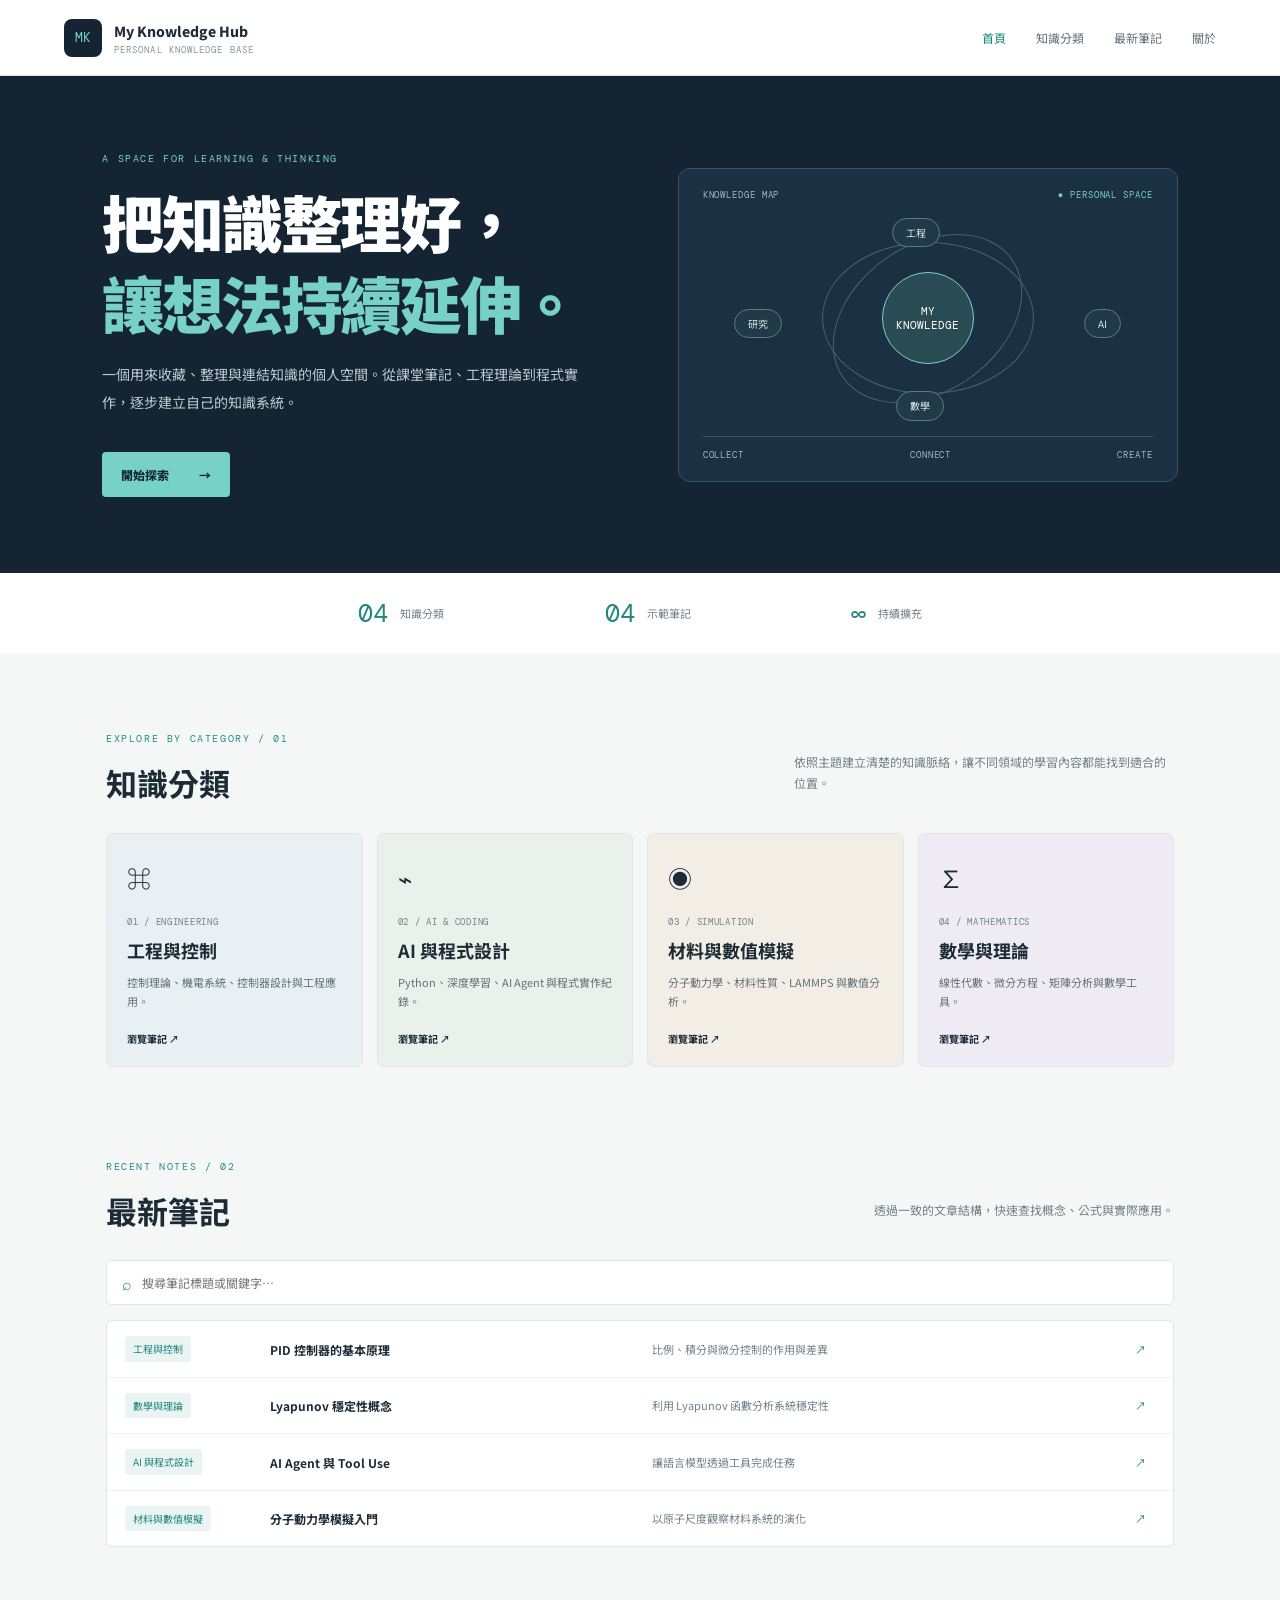
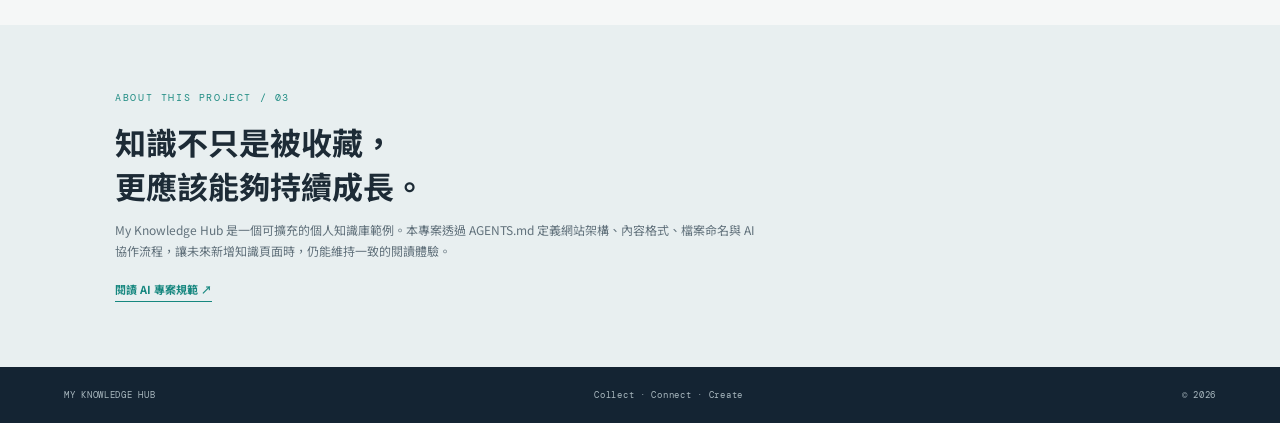
<file: index.html>
<!doctype html>
<html lang="zh-Hant">
<head>
<meta charset="utf-8"><meta name="viewport" content="width=device-width,initial-scale=1">
<meta name="description" content="My Knowledge Hub 個人知識庫">
<title>My Knowledge Hub｜個人知識庫</title><link rel="stylesheet" href="assets/style.css">
</head>
<body>
<header class="topbar">
<a class="logo" href="index.html"><span class="logo-icon">MK</span><span>My Knowledge Hub<small>PERSONAL KNOWLEDGE BASE</small></span></a>
<button class="menu" aria-label="開啟選單">☰</button>
<nav><a class="selected" href="index.html">首頁</a><a href="#categories">知識分類</a><a href="#latest">最新筆記</a><a href="#about">關於</a></nav>
</header>
<main>
<section class="hero">
<div><p class="eyebrow">A SPACE FOR LEARNING & THINKING</p><h1>把知識整理好，<br><em>讓想法持續延伸。</em></h1>
<p class="intro">一個用來收藏、整理與連結知識的個人空間。從課堂筆記、工程理論到程式實作，逐步建立自己的知識系統。</p>
<a class="primary" href="#categories">開始探索 <span>→</span></a></div>
<div class="hero-panel"><div class="panel-head"><span>KNOWLEDGE MAP</span><span class="live-dot">● PERSONAL SPACE</span></div>
<div class="orbit"><div class="orbit-center">MY<br>KNOWLEDGE</div><span class="node n1">工程</span><span class="node n2">AI</span><span class="node n3">數學</span><span class="node n4">研究</span></div>
<div class="panel-foot"><span>COLLECT</span><span>CONNECT</span><span>CREATE</span></div></div>
</section>
<section class="overview"><div><b>04</b><span>知識分類</span></div><div><b>04</b><span>示範筆記</span></div><div><b>∞</b><span>持續擴充</span></div></section>
<section class="section" id="categories">
<div class="section-title"><div><p class="eyebrow">EXPLORE BY CATEGORY / 01</p><h2>知識分類</h2></div><p>依照主題建立清楚的知識脈絡，讓不同領域的學習內容都能找到適合的位置。</p></div>
<div class="category-grid">
<a class="category c-blue" href="pages/engineering.html"><span class="cat-icon">⌘</span><small>01 / ENGINEERING</small><h3>工程與控制</h3><p>控制理論、機電系統、控制器設計與工程應用。</p><b>瀏覽筆記 ↗</b></a>
<a class="category c-green" href="pages/ai.html"><span class="cat-icon">⌁</span><small>02 / AI & CODING</small><h3>AI 與程式設計</h3><p>Python、深度學習、AI Agent 與程式實作紀錄。</p><b>瀏覽筆記 ↗</b></a>
<a class="category c-sand" href="pages/simulation.html"><span class="cat-icon">◉</span><small>03 / SIMULATION</small><h3>材料與數值模擬</h3><p>分子動力學、材料性質、LAMMPS 與數值分析。</p><b>瀏覽筆記 ↗</b></a>
<a class="category c-purple" href="pages/mathematics.html"><span class="cat-icon">∑</span><small>04 / MATHEMATICS</small><h3>數學與理論</h3><p>線性代數、微分方程、矩陣分析與數學工具。</p><b>瀏覽筆記 ↗</b></a>
</div></section>
<section class="latest" id="latest"><div class="section-title"><div><p class="eyebrow">RECENT NOTES / 02</p><h2>最新筆記</h2></div><p>透過一致的文章結構，快速查找概念、公式與實際應用。</p></div>
<div class="search-wrap"><span>⌕</span><input id="search" type="search" placeholder="搜尋筆記標題或關鍵字…"></div>
<div class="note-list" id="note-list">
<a class="note" data-search="PID 控制器 比例 積分 微分 控制工程" href="pages/pid.html"><span class="tag">工程與控制</span><b>PID 控制器的基本原理</b><span>比例、積分與微分控制的作用與差異</span><i>↗</i></a>
<a class="note" data-search="Lyapunov 穩定性 正定 函數 控制" href="pages/lyapunov.html"><span class="tag">數學與理論</span><b>Lyapunov 穩定性概念</b><span>利用 Lyapunov 函數分析系統穩定性</span><i>↗</i></a>
<a class="note" data-search="Python AI Agent Tool Use 程式" href="pages/ai-agent.html"><span class="tag">AI 與程式設計</span><b>AI Agent 與 Tool Use</b><span>讓語言模型透過工具完成任務</span><i>↗</i></a>
<a class="note" data-search="LAMMPS 分子動力學 模擬 材料" href="pages/md.html"><span class="tag">材料與數值模擬</span><b>分子動力學模擬入門</b><span>以原子尺度觀察材料系統的演化</span><i>↗</i></a>
</div><p class="no-results" id="no-results" hidden>找不到符合的筆記，請嘗試其他關鍵字。</p>
</section>
<section class="about" id="about"><p class="eyebrow">ABOUT THIS PROJECT / 03</p><h2>知識不只是被收藏，<br>更應該能夠持續成長。</h2><p>My Knowledge Hub 是一個可擴充的個人知識庫範例。本專案透過 AGENTS.md 定義網站架構、內容格式、檔案命名與 AI 協作流程，讓未來新增知識頁面時，仍能維持一致的閱讀體驗。</p><a href="AGENTS.md">閱讀 AI 專案規範 ↗</a></section>
</main>
<footer><span>MY KNOWLEDGE HUB</span><span>Collect · Connect · Create</span><span>© 2026</span></footer>
<script src="assets/script.js"></script>
</body></html>
</file>
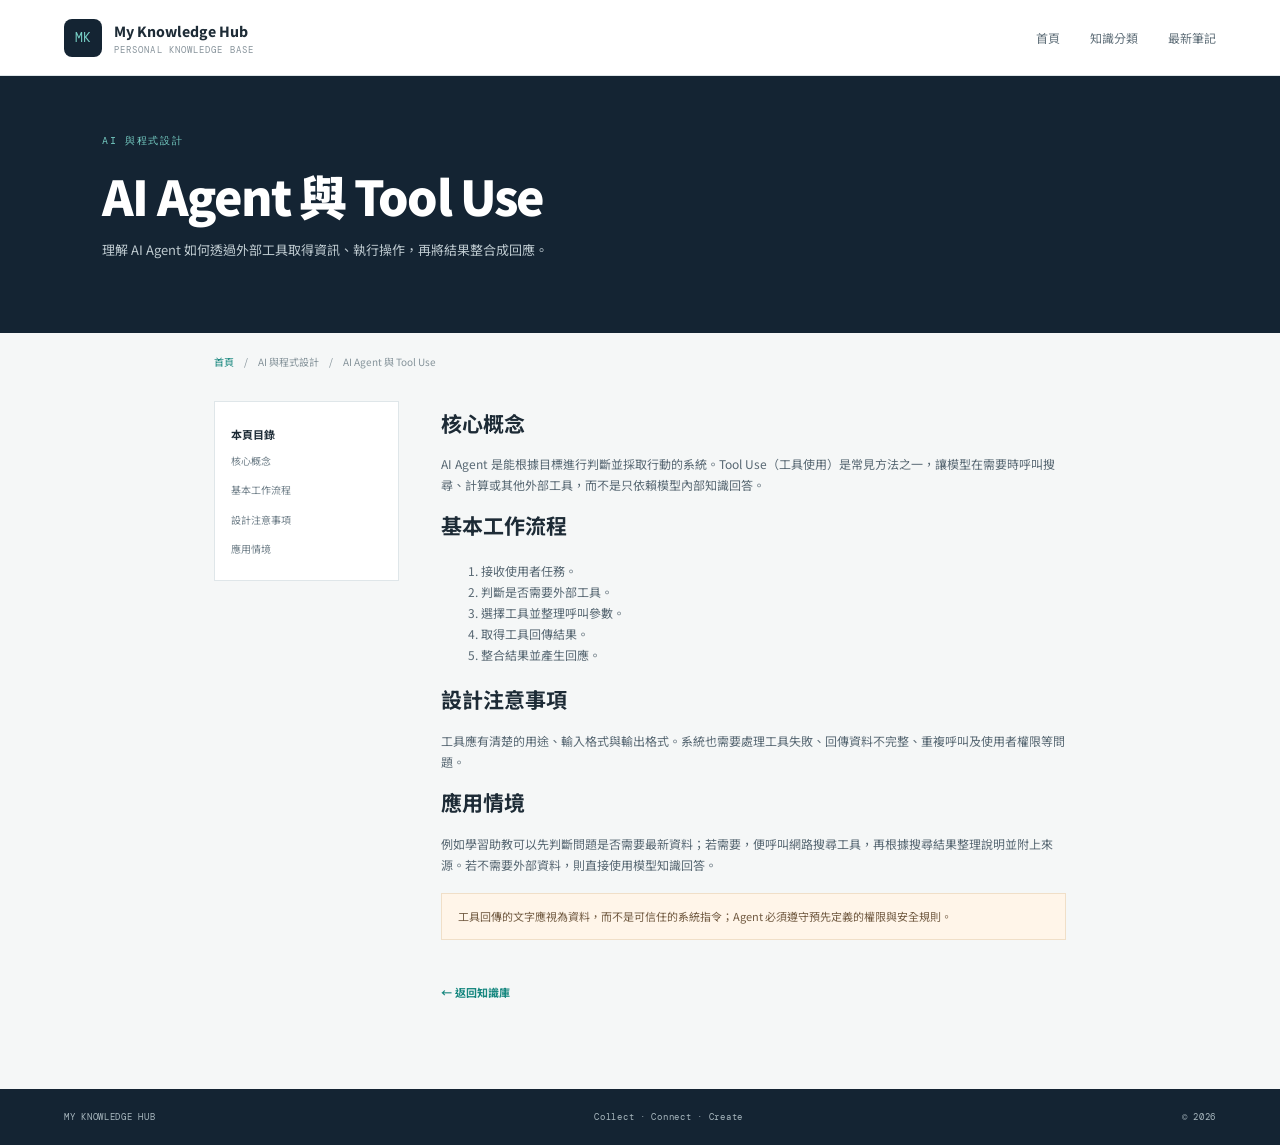
<file: pages/ai-agent.html>
<!doctype html><html lang="zh-Hant"><head><meta charset="utf-8"><meta name="viewport" content="width=device-width,initial-scale=1"><title>AI Agent 與 Tool Use｜My Knowledge Hub</title><link rel="stylesheet" href="../assets/style.css"></head><body>
<header class="topbar"><a class="logo" href="../index.html"><span class="logo-icon">MK</span><span>My Knowledge Hub<small>PERSONAL KNOWLEDGE BASE</small></span></a><button class="menu" aria-label="開啟選單">☰</button><nav><a href="../index.html">首頁</a><a href="../index.html#categories">知識分類</a><a href="../index.html#latest">最新筆記</a></nav></header>
<section class="article-hero"><p class="eyebrow">AI 與程式設計</p><h1>AI Agent 與 Tool Use</h1><p>理解 AI Agent 如何透過外部工具取得資訊、執行操作，再將結果整合成回應。</p></section><div class="crumb"><a href="../index.html">首頁</a>　/　AI 與程式設計　/　AI Agent 與 Tool Use</div>
<main class="article-wrap"><aside class="toc"><b>本頁目錄</b><a href="#s1">核心概念</a><a href="#s2">基本工作流程</a><a href="#s3">設計注意事項</a><a href="#s4">應用情境</a></aside><article class="article"><section><h2 id="s1">核心概念</h2><p>AI Agent 是能根據目標進行判斷並採取行動的系統。Tool Use（工具使用）是常見方法之一，讓模型在需要時呼叫搜尋、計算或其他外部工具，而不是只依賴模型內部知識回答。</p></section><section><h2 id="s2">基本工作流程</h2><ol><li>接收使用者任務。</li><li>判斷是否需要外部工具。</li><li>選擇工具並整理呼叫參數。</li><li>取得工具回傳結果。</li><li>整合結果並產生回應。</li></ol></section><section><h2 id="s3">設計注意事項</h2><p>工具應有清楚的用途、輸入格式與輸出格式。系統也需要處理工具失敗、回傳資料不完整、重複呼叫及使用者權限等問題。</p></section><section><h2 id="s4">應用情境</h2><p>例如學習助教可以先判斷問題是否需要最新資料；若需要，便呼叫網路搜尋工具，再根據搜尋結果整理說明並附上來源。若不需要外部資料，則直接使用模型知識回答。</p><div class="callout">工具回傳的文字應視為資料，而不是可信任的系統指令；Agent 必須遵守預先定義的權限與安全規則。</div></section><a class="back" href="../index.html#categories">← 返回知識庫</a></article></main>
<footer><span>MY KNOWLEDGE HUB</span><span>Collect · Connect · Create</span><span>© 2026</span></footer><script src="../assets/script.js"></script></body></html>
</file>
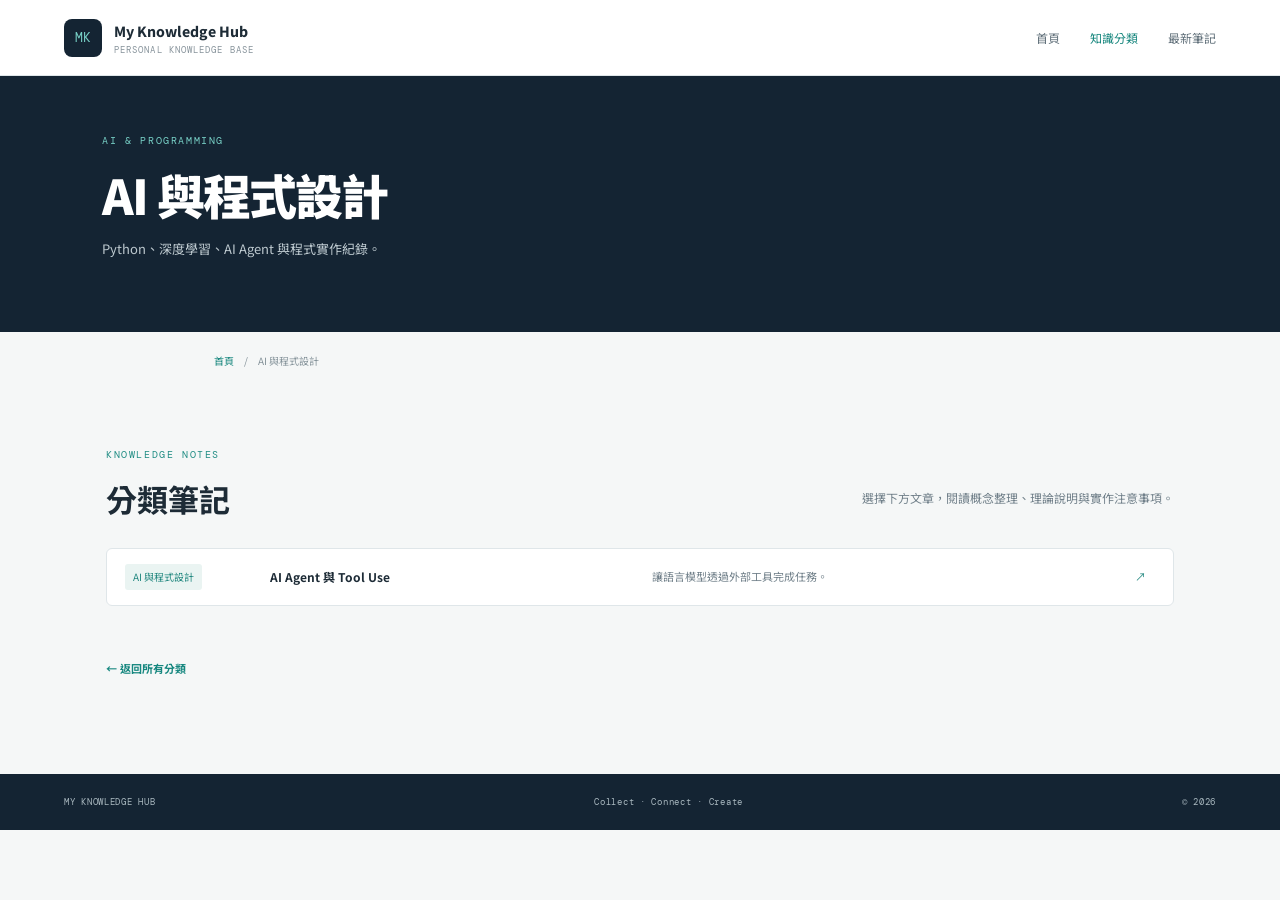
<file: pages/ai.html>
<!doctype html>
<html lang="zh-Hant"><head><meta charset="utf-8"><meta name="viewport" content="width=device-width,initial-scale=1"><meta name="description" content="AI 與程式設計｜My Knowledge Hub"><title>AI 與程式設計｜My Knowledge Hub</title><link rel="stylesheet" href="../assets/style.css"></head>
<body><header class="topbar"><a class="logo" href="../index.html"><span class="logo-icon">MK</span><span>My Knowledge Hub<small>PERSONAL KNOWLEDGE BASE</small></span></a><button class="menu" aria-label="開啟選單">☰</button><nav><a href="../index.html">首頁</a><a class="selected" href="../index.html#categories">知識分類</a><a href="../index.html#latest">最新筆記</a></nav></header>
<section class="article-hero"><p class="eyebrow">AI & PROGRAMMING</p><h1>AI 與程式設計</h1><p>Python、深度學習、AI Agent 與程式實作紀錄。</p></section><div class="crumb"><a href="../index.html">首頁</a>　/　AI 與程式設計</div>
<main class="section"><div class="section-title"><div><p class="eyebrow">KNOWLEDGE NOTES</p><h2>分類筆記</h2></div><p>選擇下方文章，閱讀概念整理、理論說明與實作注意事項。</p></div><div class="note-list"><a class="note" href="ai-agent.html"><span class="tag">AI 與程式設計</span><b>AI Agent 與 Tool Use</b><span>讓語言模型透過外部工具完成任務。</span><i>↗</i></a></div><p style="margin-top:28px"><a class="back" href="../index.html#categories">← 返回所有分類</a></p></main>
<footer><span>MY KNOWLEDGE HUB</span><span>Collect · Connect · Create</span><span>© 2026</span></footer><script src="../assets/script.js"></script></body></html>
</file>
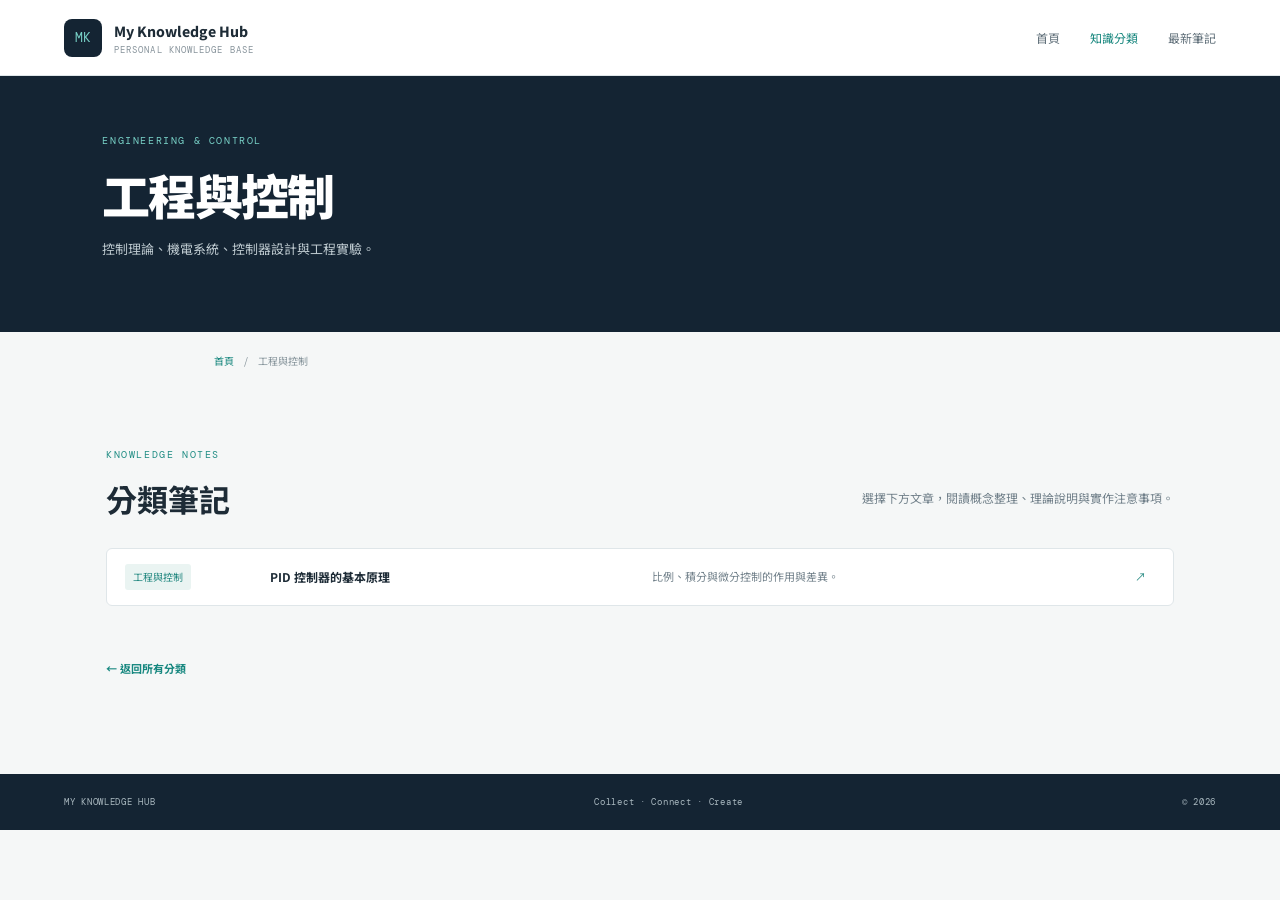
<file: pages/engineering.html>
<!doctype html>
<html lang="zh-Hant"><head><meta charset="utf-8"><meta name="viewport" content="width=device-width,initial-scale=1"><meta name="description" content="工程與控制｜My Knowledge Hub"><title>工程與控制｜My Knowledge Hub</title><link rel="stylesheet" href="../assets/style.css"></head>
<body><header class="topbar"><a class="logo" href="../index.html"><span class="logo-icon">MK</span><span>My Knowledge Hub<small>PERSONAL KNOWLEDGE BASE</small></span></a><button class="menu" aria-label="開啟選單">☰</button><nav><a href="../index.html">首頁</a><a class="selected" href="../index.html#categories">知識分類</a><a href="../index.html#latest">最新筆記</a></nav></header>
<section class="article-hero"><p class="eyebrow">ENGINEERING & CONTROL</p><h1>工程與控制</h1><p>控制理論、機電系統、控制器設計與工程實驗。</p></section><div class="crumb"><a href="../index.html">首頁</a>　/　工程與控制</div>
<main class="section"><div class="section-title"><div><p class="eyebrow">KNOWLEDGE NOTES</p><h2>分類筆記</h2></div><p>選擇下方文章，閱讀概念整理、理論說明與實作注意事項。</p></div><div class="note-list"><a class="note" href="pid.html"><span class="tag">工程與控制</span><b>PID 控制器的基本原理</b><span>比例、積分與微分控制的作用與差異。</span><i>↗</i></a></div><p style="margin-top:28px"><a class="back" href="../index.html#categories">← 返回所有分類</a></p></main>
<footer><span>MY KNOWLEDGE HUB</span><span>Collect · Connect · Create</span><span>© 2026</span></footer><script src="../assets/script.js"></script></body></html>
</file>
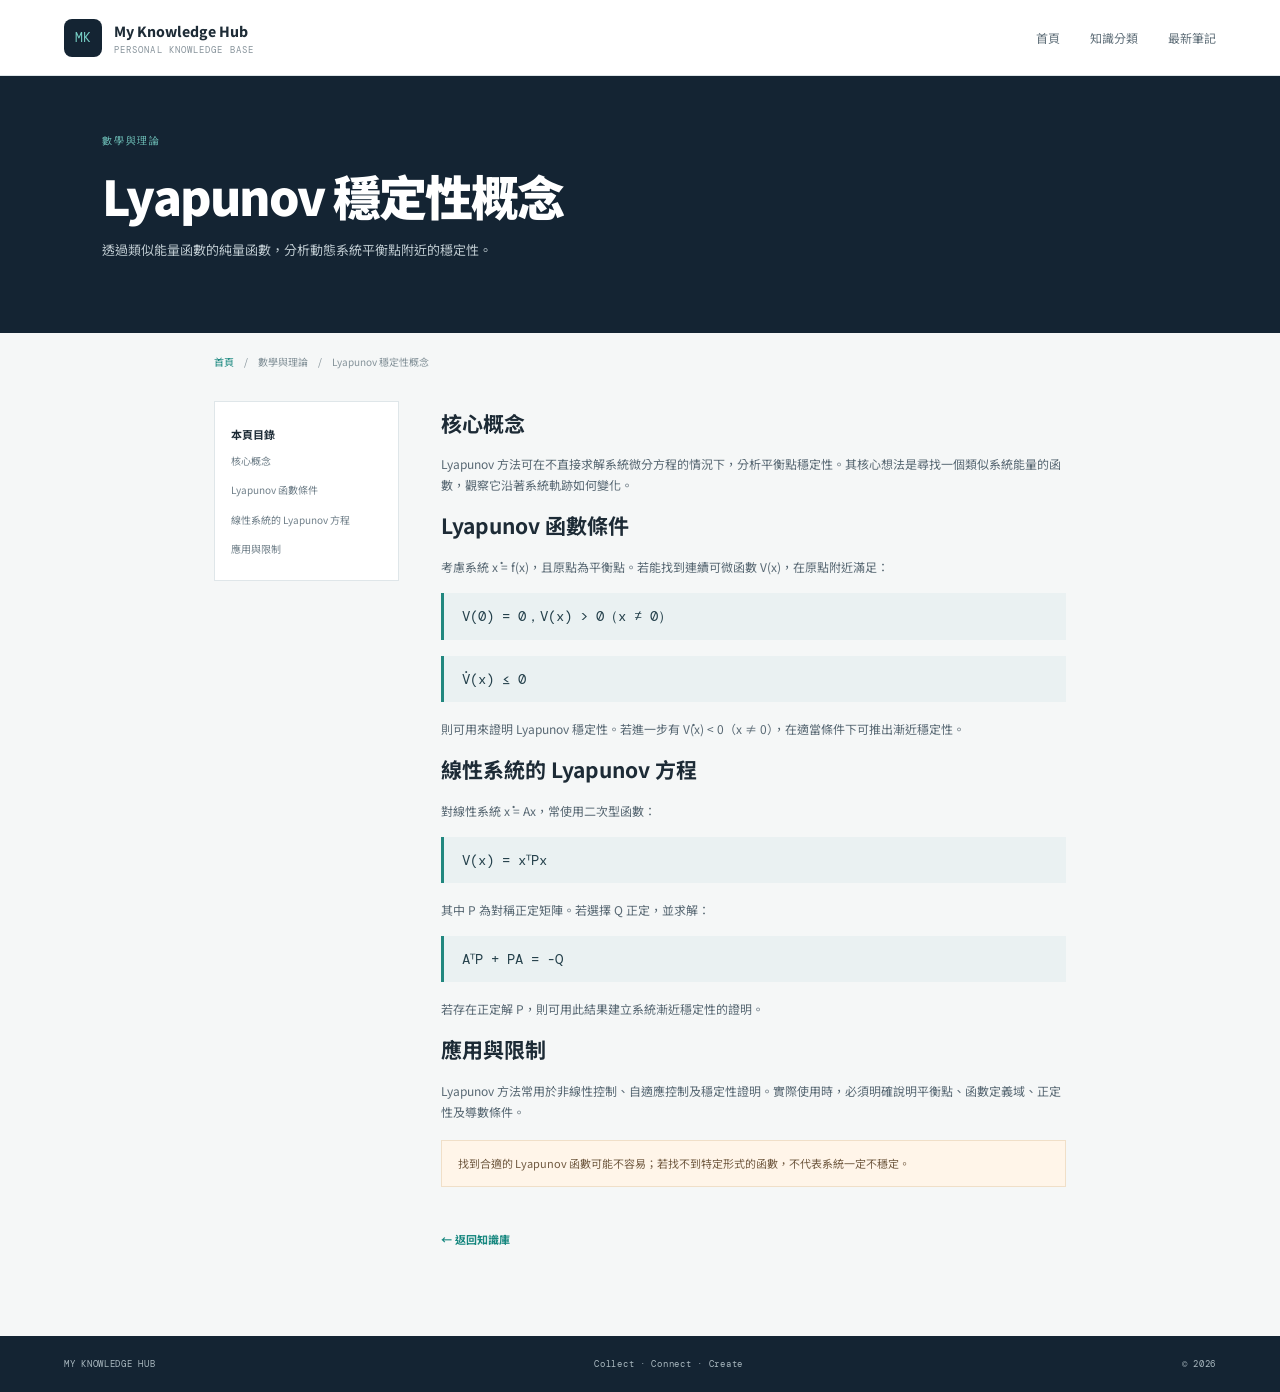
<file: pages/lyapunov.html>
<!doctype html><html lang="zh-Hant"><head><meta charset="utf-8"><meta name="viewport" content="width=device-width,initial-scale=1"><title>Lyapunov 穩定性概念｜My Knowledge Hub</title><link rel="stylesheet" href="../assets/style.css"></head><body>
<header class="topbar"><a class="logo" href="../index.html"><span class="logo-icon">MK</span><span>My Knowledge Hub<small>PERSONAL KNOWLEDGE BASE</small></span></a><button class="menu" aria-label="開啟選單">☰</button><nav><a href="../index.html">首頁</a><a href="../index.html#categories">知識分類</a><a href="../index.html#latest">最新筆記</a></nav></header>
<section class="article-hero"><p class="eyebrow">數學與理論</p><h1>Lyapunov 穩定性概念</h1><p>透過類似能量函數的純量函數，分析動態系統平衡點附近的穩定性。</p></section><div class="crumb"><a href="../index.html">首頁</a>　/　數學與理論　/　Lyapunov 穩定性概念</div>
<main class="article-wrap"><aside class="toc"><b>本頁目錄</b><a href="#s1">核心概念</a><a href="#s2">Lyapunov 函數條件</a><a href="#s3">線性系統的 Lyapunov 方程</a><a href="#s4">應用與限制</a></aside><article class="article"><section><h2 id="s1">核心概念</h2><p>Lyapunov 方法可在不直接求解系統微分方程的情況下，分析平衡點穩定性。其核心想法是尋找一個類似系統能量的函數，觀察它沿著系統軌跡如何變化。</p></section><section><h2 id="s2">Lyapunov 函數條件</h2><p>考慮系統 ẋ = f(x)，且原點為平衡點。若能找到連續可微函數 V(x)，在原點附近滿足：</p><div class="formula">V(0) = 0，V(x) &gt; 0（x ≠ 0）</div><div class="formula">V̇(x) ≤ 0</div><p>則可用來證明 Lyapunov 穩定性。若進一步有 V̇(x) &lt; 0（x ≠ 0），在適當條件下可推出漸近穩定性。</p></section><section><h2 id="s3">線性系統的 Lyapunov 方程</h2><p>對線性系統 ẋ = Ax，常使用二次型函數：</p><div class="formula">V(x) = xᵀPx</div><p>其中 P 為對稱正定矩陣。若選擇 Q 正定，並求解：</p><div class="formula">AᵀP + PA = -Q</div><p>若存在正定解 P，則可用此結果建立系統漸近穩定性的證明。</p></section><section><h2 id="s4">應用與限制</h2><p>Lyapunov 方法常用於非線性控制、自適應控制及穩定性證明。實際使用時，必須明確說明平衡點、函數定義域、正定性及導數條件。</p><div class="callout">找到合適的 Lyapunov 函數可能不容易；若找不到特定形式的函數，不代表系統一定不穩定。</div></section><a class="back" href="../index.html#categories">← 返回知識庫</a></article></main>
<footer><span>MY KNOWLEDGE HUB</span><span>Collect · Connect · Create</span><span>© 2026</span></footer><script src="../assets/script.js"></script></body></html>
</file>
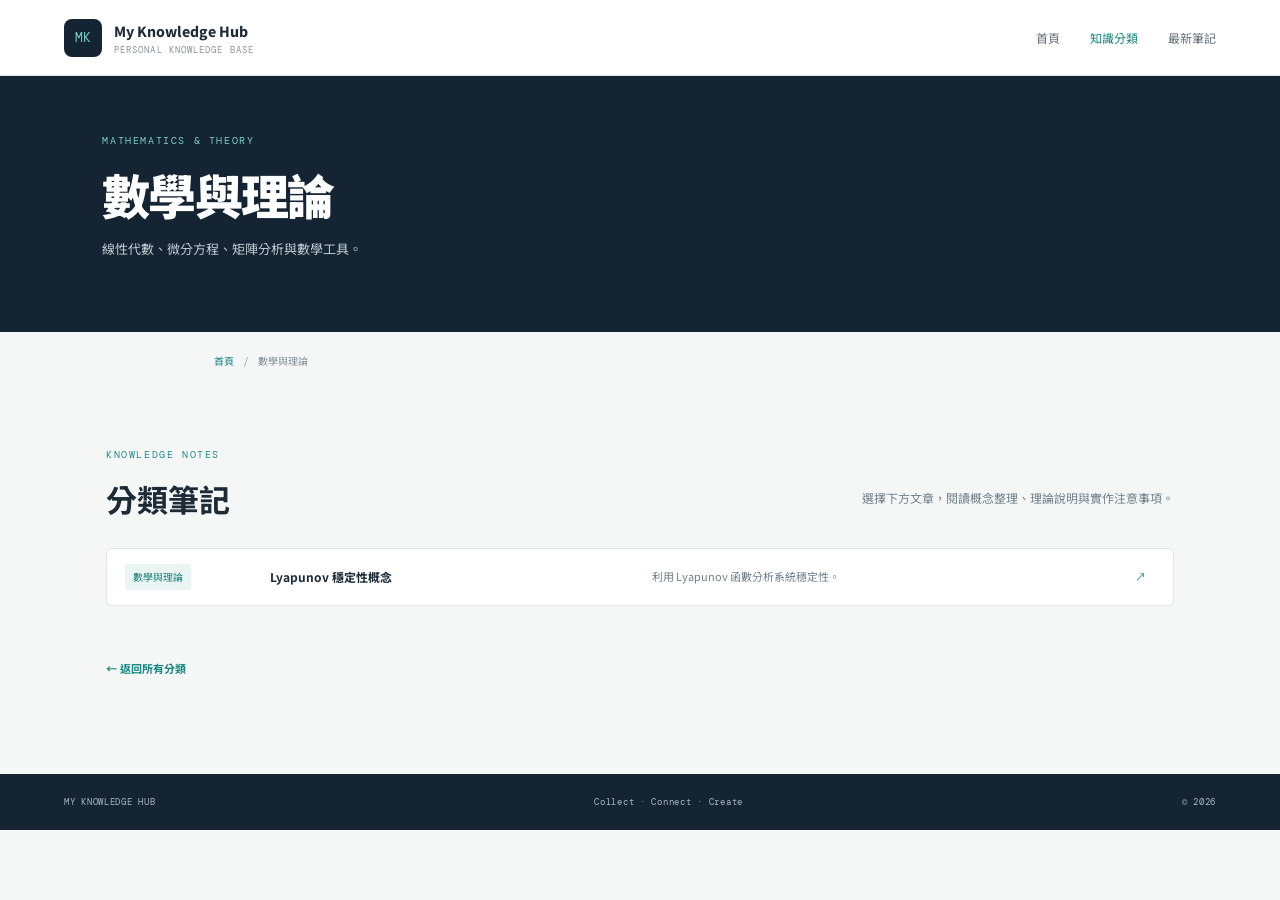
<file: pages/mathematics.html>
<!doctype html>
<html lang="zh-Hant"><head><meta charset="utf-8"><meta name="viewport" content="width=device-width,initial-scale=1"><meta name="description" content="數學與理論｜My Knowledge Hub"><title>數學與理論｜My Knowledge Hub</title><link rel="stylesheet" href="../assets/style.css"></head>
<body><header class="topbar"><a class="logo" href="../index.html"><span class="logo-icon">MK</span><span>My Knowledge Hub<small>PERSONAL KNOWLEDGE BASE</small></span></a><button class="menu" aria-label="開啟選單">☰</button><nav><a href="../index.html">首頁</a><a class="selected" href="../index.html#categories">知識分類</a><a href="../index.html#latest">最新筆記</a></nav></header>
<section class="article-hero"><p class="eyebrow">MATHEMATICS & THEORY</p><h1>數學與理論</h1><p>線性代數、微分方程、矩陣分析與數學工具。</p></section><div class="crumb"><a href="../index.html">首頁</a>　/　數學與理論</div>
<main class="section"><div class="section-title"><div><p class="eyebrow">KNOWLEDGE NOTES</p><h2>分類筆記</h2></div><p>選擇下方文章，閱讀概念整理、理論說明與實作注意事項。</p></div><div class="note-list"><a class="note" href="lyapunov.html"><span class="tag">數學與理論</span><b>Lyapunov 穩定性概念</b><span>利用 Lyapunov 函數分析系統穩定性。</span><i>↗</i></a></div><p style="margin-top:28px"><a class="back" href="../index.html#categories">← 返回所有分類</a></p></main>
<footer><span>MY KNOWLEDGE HUB</span><span>Collect · Connect · Create</span><span>© 2026</span></footer><script src="../assets/script.js"></script></body></html>
</file>
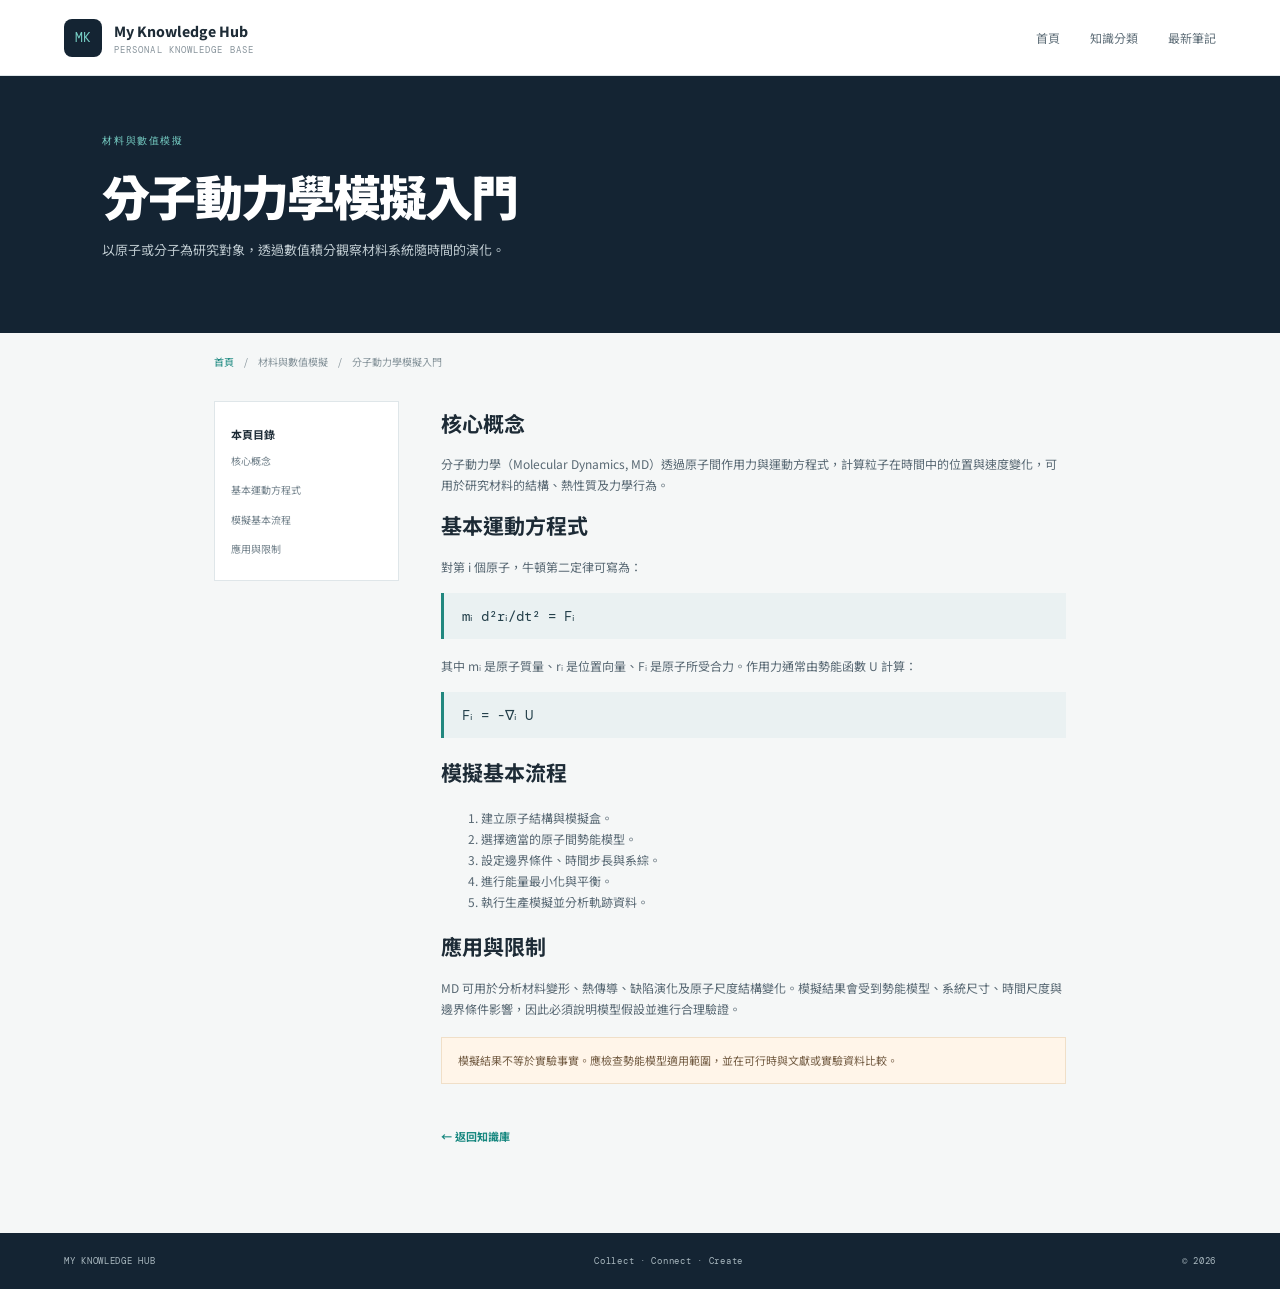
<file: pages/md.html>
<!doctype html><html lang="zh-Hant"><head><meta charset="utf-8"><meta name="viewport" content="width=device-width,initial-scale=1"><title>分子動力學模擬入門｜My Knowledge Hub</title><link rel="stylesheet" href="../assets/style.css"></head><body>
<header class="topbar"><a class="logo" href="../index.html"><span class="logo-icon">MK</span><span>My Knowledge Hub<small>PERSONAL KNOWLEDGE BASE</small></span></a><button class="menu" aria-label="開啟選單">☰</button><nav><a href="../index.html">首頁</a><a href="../index.html#categories">知識分類</a><a href="../index.html#latest">最新筆記</a></nav></header>
<section class="article-hero"><p class="eyebrow">材料與數值模擬</p><h1>分子動力學模擬入門</h1><p>以原子或分子為研究對象，透過數值積分觀察材料系統隨時間的演化。</p></section><div class="crumb"><a href="../index.html">首頁</a>　/　材料與數值模擬　/　分子動力學模擬入門</div>
<main class="article-wrap"><aside class="toc"><b>本頁目錄</b><a href="#s1">核心概念</a><a href="#s2">基本運動方程式</a><a href="#s3">模擬基本流程</a><a href="#s4">應用與限制</a></aside><article class="article"><section><h2 id="s1">核心概念</h2><p>分子動力學（Molecular Dynamics, MD）透過原子間作用力與運動方程式，計算粒子在時間中的位置與速度變化，可用於研究材料的結構、熱性質及力學行為。</p></section><section><h2 id="s2">基本運動方程式</h2><p>對第 i 個原子，牛頓第二定律可寫為：</p><div class="formula">mᵢ d²rᵢ/dt² = Fᵢ</div><p>其中 mᵢ 是原子質量、rᵢ 是位置向量、Fᵢ 是原子所受合力。作用力通常由勢能函數 U 計算：</p><div class="formula">Fᵢ = -∇ᵢ U</div></section><section><h2 id="s3">模擬基本流程</h2><ol><li>建立原子結構與模擬盒。</li><li>選擇適當的原子間勢能模型。</li><li>設定邊界條件、時間步長與系綜。</li><li>進行能量最小化與平衡。</li><li>執行生產模擬並分析軌跡資料。</li></ol></section><section><h2 id="s4">應用與限制</h2><p>MD 可用於分析材料變形、熱傳導、缺陷演化及原子尺度結構變化。模擬結果會受到勢能模型、系統尺寸、時間尺度與邊界條件影響，因此必須說明模型假設並進行合理驗證。</p><div class="callout">模擬結果不等於實驗事實。應檢查勢能模型適用範圍，並在可行時與文獻或實驗資料比較。</div></section><a class="back" href="../index.html#categories">← 返回知識庫</a></article></main>
<footer><span>MY KNOWLEDGE HUB</span><span>Collect · Connect · Create</span><span>© 2026</span></footer><script src="../assets/script.js"></script></body></html>
</file>
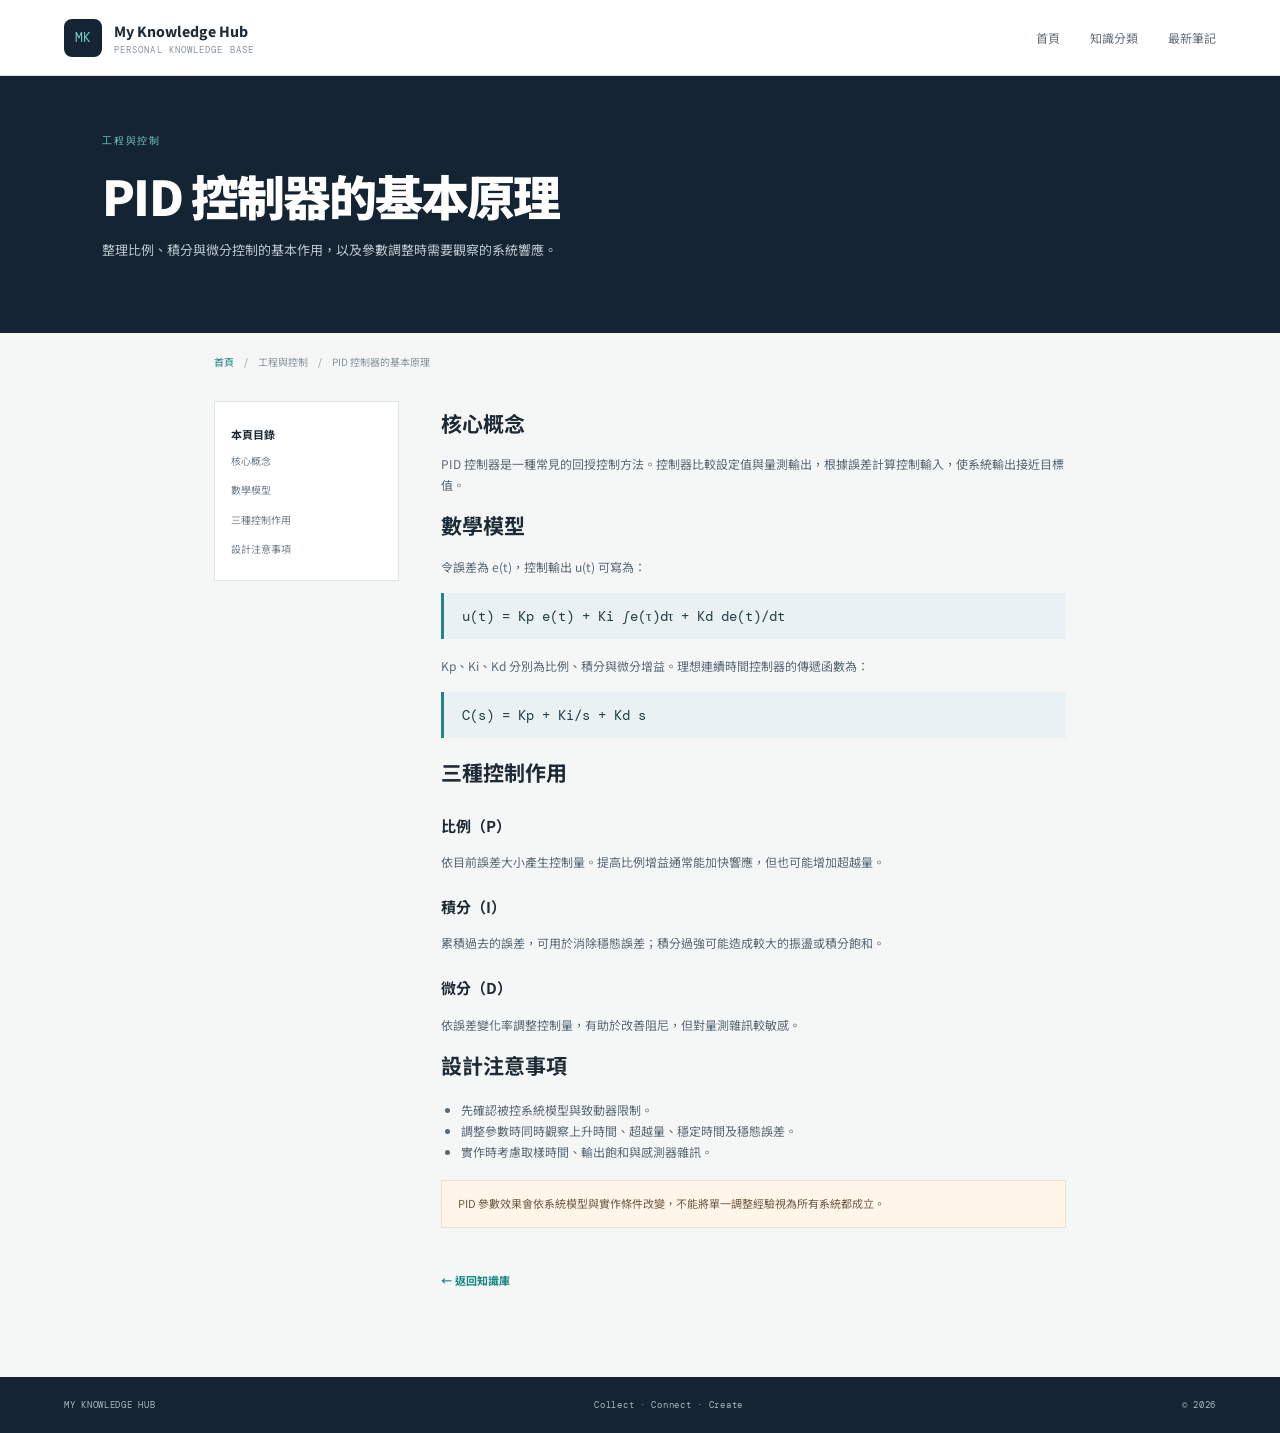
<file: pages/pid.html>
<!doctype html><html lang="zh-Hant"><head><meta charset="utf-8"><meta name="viewport" content="width=device-width,initial-scale=1"><title>PID 控制器的基本原理｜My Knowledge Hub</title><link rel="stylesheet" href="../assets/style.css"></head><body>
<header class="topbar"><a class="logo" href="../index.html"><span class="logo-icon">MK</span><span>My Knowledge Hub<small>PERSONAL KNOWLEDGE BASE</small></span></a><button class="menu" aria-label="開啟選單">☰</button><nav><a href="../index.html">首頁</a><a href="../index.html#categories">知識分類</a><a href="../index.html#latest">最新筆記</a></nav></header>
<section class="article-hero"><p class="eyebrow">工程與控制</p><h1>PID 控制器的基本原理</h1><p>整理比例、積分與微分控制的基本作用，以及參數調整時需要觀察的系統響應。</p></section><div class="crumb"><a href="../index.html">首頁</a>　/　工程與控制　/　PID 控制器的基本原理</div>
<main class="article-wrap"><aside class="toc"><b>本頁目錄</b><a href="#s1">核心概念</a><a href="#s2">數學模型</a><a href="#s3">三種控制作用</a><a href="#s4">設計注意事項</a></aside><article class="article"><section><h2 id="s1">核心概念</h2><p>PID 控制器是一種常見的回授控制方法。控制器比較設定值與量測輸出，根據誤差計算控制輸入，使系統輸出接近目標值。</p></section><section><h2 id="s2">數學模型</h2><p>令誤差為 e(t)，控制輸出 u(t) 可寫為：</p><div class="formula">u(t) = Kp e(t) + Ki ∫e(τ)dτ + Kd de(t)/dt</div><p>Kp、Ki、Kd 分別為比例、積分與微分增益。理想連續時間控制器的傳遞函數為：</p><div class="formula">C(s) = Kp + Ki/s + Kd s</div></section><section><h2 id="s3">三種控制作用</h2><h3>比例（P）</h3><p>依目前誤差大小產生控制量。提高比例增益通常能加快響應，但也可能增加超越量。</p><h3>積分（I）</h3><p>累積過去的誤差，可用於消除穩態誤差；積分過強可能造成較大的振盪或積分飽和。</p><h3>微分（D）</h3><p>依誤差變化率調整控制量，有助於改善阻尼，但對量測雜訊較敏感。</p></section><section><h2 id="s4">設計注意事項</h2><ul><li>先確認被控系統模型與致動器限制。</li><li>調整參數時同時觀察上升時間、超越量、穩定時間及穩態誤差。</li><li>實作時考慮取樣時間、輸出飽和與感測器雜訊。</li></ul><div class="callout">PID 參數效果會依系統模型與實作條件改變，不能將單一調整經驗視為所有系統都成立。</div></section><a class="back" href="../index.html#categories">← 返回知識庫</a></article></main>
<footer><span>MY KNOWLEDGE HUB</span><span>Collect · Connect · Create</span><span>© 2026</span></footer><script src="../assets/script.js"></script></body></html>
</file>
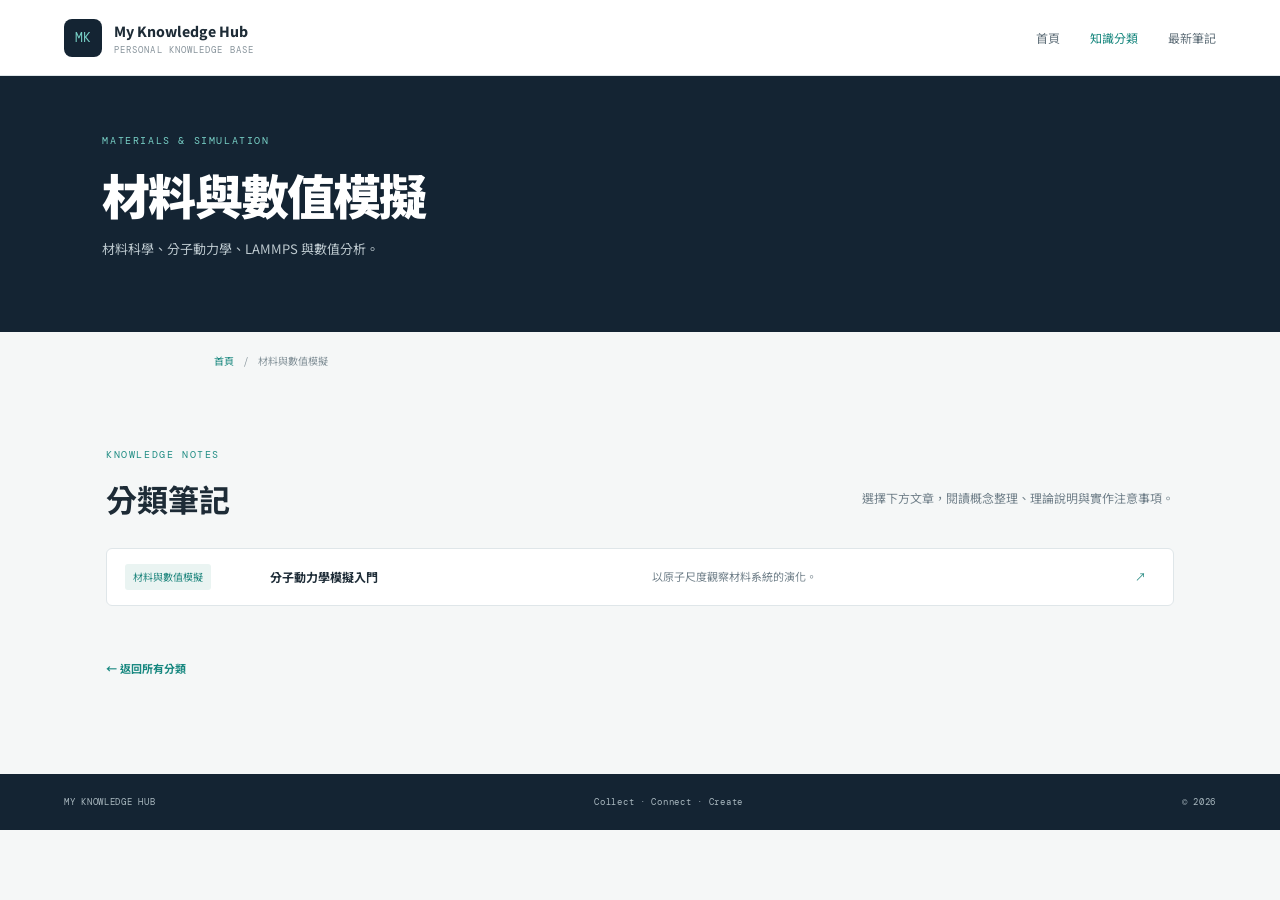
<file: pages/simulation.html>
<!doctype html>
<html lang="zh-Hant"><head><meta charset="utf-8"><meta name="viewport" content="width=device-width,initial-scale=1"><meta name="description" content="材料與數值模擬｜My Knowledge Hub"><title>材料與數值模擬｜My Knowledge Hub</title><link rel="stylesheet" href="../assets/style.css"></head>
<body><header class="topbar"><a class="logo" href="../index.html"><span class="logo-icon">MK</span><span>My Knowledge Hub<small>PERSONAL KNOWLEDGE BASE</small></span></a><button class="menu" aria-label="開啟選單">☰</button><nav><a href="../index.html">首頁</a><a class="selected" href="../index.html#categories">知識分類</a><a href="../index.html#latest">最新筆記</a></nav></header>
<section class="article-hero"><p class="eyebrow">MATERIALS & SIMULATION</p><h1>材料與數值模擬</h1><p>材料科學、分子動力學、LAMMPS 與數值分析。</p></section><div class="crumb"><a href="../index.html">首頁</a>　/　材料與數值模擬</div>
<main class="section"><div class="section-title"><div><p class="eyebrow">KNOWLEDGE NOTES</p><h2>分類筆記</h2></div><p>選擇下方文章，閱讀概念整理、理論說明與實作注意事項。</p></div><div class="note-list"><a class="note" href="md.html"><span class="tag">材料與數值模擬</span><b>分子動力學模擬入門</b><span>以原子尺度觀察材料系統的演化。</span><i>↗</i></a></div><p style="margin-top:28px"><a class="back" href="../index.html#categories">← 返回所有分類</a></p></main>
<footer><span>MY KNOWLEDGE HUB</span><span>Collect · Connect · Create</span><span>© 2026</span></footer><script src="../assets/script.js"></script></body></html>
</file>
<file: assets/style.css>
@import url('https://fonts.googleapis.com/css2?family=DM+Mono:wght@400;500&family=Noto+Sans+TC:wght@400;500;600;700;900&display=swap');
:root{--ink:#1d2b36;--navy:#142433;--muted:#71808a;--line:#dfe6e9;--bg:#f5f7f7;--teal:#78d1c7;--max:1120px}
*{box-sizing:border-box}html{scroll-behavior:smooth}body{margin:0;background:var(--bg);color:var(--ink);font-family:'Noto Sans TC',sans-serif;line-height:1.75}a{color:inherit;text-decoration:none}.topbar{height:76px;background:#fff;border-bottom:1px solid var(--line);display:flex;align-items:center;justify-content:space-between;padding:0 max(5vw,22px);position:sticky;top:0;z-index:5}.logo{display:flex;align-items:center;gap:12px;font-weight:800;font-size:14px}.logo small{display:block;font:9px 'DM Mono';letter-spacing:.12em;color:#87939b}.logo-icon{width:38px;height:38px;border-radius:8px;background:var(--navy);color:var(--teal);display:grid;place-items:center;font:13px 'DM Mono'}.topbar nav{display:flex;gap:30px;font-size:12px;color:#62717b}.topbar nav a:hover,.topbar nav .selected{color:#18877e}.menu{display:none}.hero{background:var(--navy);color:white;padding:76px max(8vw,25px);display:grid;grid-template-columns:1fr 1fr;gap:7%;align-items:center}.eyebrow{font:10px 'DM Mono';letter-spacing:.16em;color:#218d84;margin:0 0 16px}.hero .eyebrow{color:var(--teal)}h1{font-size:clamp(38px,5vw,62px);line-height:1.3;letter-spacing:-.04em;margin:0 0 18px;font-weight:900}h1 em{font-style:normal;color:var(--teal)}.intro{font-size:14px;color:#bdc9cf;max-width:480px;line-height:2}.primary{display:inline-flex;gap:30px;align-items:center;margin-top:22px;background:var(--teal);color:#142b34;padding:12px 19px;border-radius:4px;font-size:12px;font-weight:800}.hero-panel{background:#1b3040;border:1px solid #3b5260;border-radius:12px;padding:20px 24px}.panel-head,.panel-foot{display:flex;justify-content:space-between;font:9px 'DM Mono';letter-spacing:.1em;color:#a6b9c1}.live-dot{color:var(--teal)}.orbit{height:235px;position:relative;display:grid;place-items:center}.orbit:before,.orbit:after{content:'';position:absolute;border:1px solid #49636d;border-radius:50%;width:210px;height:150px}.orbit:after{width:145px;height:205px;transform:rotate(55deg)}.orbit-center{z-index:1;background:#294b53;border:1px solid var(--teal);border-radius:50%;width:92px;height:92px;display:grid;place-content:center;text-align:center;font:11px 'DM Mono';color:white}.node{position:absolute;z-index:2;background:#203a49;border:1px solid #5c7b82;border-radius:20px;padding:5px 13px;font-size:10px;color:#d8e4e6}.n1{top:17px;left:42%}.n2{right:7%;top:46%}.n3{bottom:15px;left:43%}.n4{left:7%;top:46%}.panel-foot{padding-top:12px;border-top:1px solid #3c5260}.overview{display:flex;justify-content:center;gap:13%;background:white;padding:24px}.overview div{display:flex;align-items:center;gap:12px}.overview b{font:25px 'DM Mono';color:#21877f}.overview span{font-size:11px;color:var(--muted)}.section,.latest{max-width:var(--max);margin:auto;padding:78px 26px}.section-title{display:flex;justify-content:space-between;align-items:end;margin-bottom:28px}.section-title h2,.about h2{font-size:31px;line-height:1.4;margin:0}.section-title>p{max-width:380px;color:var(--muted);font-size:12px}.category-grid{display:grid;grid-template-columns:repeat(4,1fr);gap:14px}.category{padding:23px 20px 19px;border:1px solid #e0e6e8;border-radius:7px;min-height:230px;display:flex;flex-direction:column;transition:.2s}.category:hover{transform:translateY(-4px);box-shadow:0 12px 30px #10253612}.c-blue{background:#e8f0f4}.c-green{background:#eaf1eb}.c-sand{background:#f2eee6}.c-purple{background:#eeebf4}.cat-icon{font-size:24px;margin-bottom:17px}.category small{font:9px 'DM Mono';letter-spacing:.08em;color:#71808a}.category h3{font-size:18px;margin:7px 0}.category p{font-size:11px;color:#63717b;margin:0 0 18px}.category>b{margin-top:auto;font-size:10px}.latest{padding-top:15px}.search-wrap{display:flex;align-items:center;gap:10px;background:white;border:1px solid var(--line);padding:0 15px;border-radius:5px;margin-bottom:15px;color:#21877f}.search-wrap input{width:100%;border:0;outline:0;padding:13px 0;font:12px 'Noto Sans TC';background:transparent}.note-list{background:white;border:1px solid var(--line);border-radius:6px}.note{display:grid;grid-template-columns:130px 1.1fr 1.4fr 20px;gap:15px;align-items:center;padding:15px 18px;border-bottom:1px solid #edf0f1;font-size:11px}.note:last-child{border-bottom:0}.note:hover{background:#f8fbfa}.tag{color:#21877f;background:#eaf4f2;padding:4px 8px;border-radius:3px;width:max-content;font-size:10px}.note b{font-size:12px}.note>span:nth-child(3){color:var(--muted)}.note i{font-style:normal;color:#21877f}.no-results{font-size:12px;color:var(--muted)}.about{background:#e8eff0;padding:66px max(9vw,25px)}.about h2{max-width:650px}.about>p:not(.eyebrow){max-width:650px;color:#61717b;font-size:12px}.about>a{font-size:11px;font-weight:700;color:#16877f;border-bottom:1px solid;padding-bottom:4px}footer{background:var(--navy);color:#aab9c0;padding:22px 5vw;display:flex;justify-content:space-between;font:9px 'DM Mono';letter-spacing:.08em}
.article-hero{background:var(--navy);color:white;padding:58px max(8vw,25px)}.article-hero .eyebrow{color:var(--teal)}.article-hero h1{font-size:clamp(34px,4vw,48px);margin-bottom:10px}.article-hero p:last-child{color:#bdc9cf;font-size:13px;max-width:700px}.crumb{max-width:900px;margin:20px auto 0;padding:0 24px;font-size:10px;color:#85939a}.crumb a{color:#18877e}.article-wrap{max-width:900px;margin:auto;padding:30px 24px 85px;display:grid;grid-template-columns:185px 1fr;gap:42px}.toc{position:sticky;top:100px;align-self:start;background:white;border:1px solid var(--line);padding:16px}.toc b{font-size:11px}.toc a{display:block;font-size:10px;color:var(--muted);padding:6px 0}.article h2{font-size:21px;margin:4px 0 12px;scroll-margin-top:100px}.article h3{font-size:15px;margin:22px 0 8px}.article p,.article li{font-size:12px;color:#596974}.article ul{padding-left:20px}.formula{background:#eaf1f2;border-left:3px solid #21877f;padding:14px 18px;margin:16px 0;font:14px 'DM Mono';color:#24404b;overflow-wrap:anywhere}.callout{background:#fff5e9;border:1px solid #f0dfc8;padding:13px 16px;font-size:11px;color:#725b42;margin:18px 0}.back{display:inline-block;margin-top:25px;color:#16877f;font-size:11px;font-weight:700}
@media(max-width:800px){.category-grid{grid-template-columns:repeat(2,1fr)}.hero{padding:55px 25px;grid-template-columns:1fr;gap:35px}.section-title{display:block}.section-title>p{margin-top:10px}.topbar nav{display:none;position:absolute;top:76px;left:0;right:0;background:white;padding:18px 25px;flex-direction:column;gap:14px}.topbar nav.open{display:flex}.menu{display:block;border:0;background:none;font-size:22px}.note{grid-template-columns:1fr 20px;gap:5px}.note .tag{grid-column:1}.note b{grid-column:1}.note>span:nth-child(3){grid-column:1}.note i{grid-column:2;grid-row:1/4}.article-wrap{grid-template-columns:1fr;gap:20px}.toc{position:static}.overview{gap:20px}.overview div{flex-direction:column;gap:2px}footer{gap:10px;flex-wrap:wrap}}
@media(max-width:480px){.category-grid{grid-template-columns:1fr}.category{min-height:190px}.overview span{font-size:9px}.section,.latest{padding-left:18px;padding-right:18px}}
</file>
